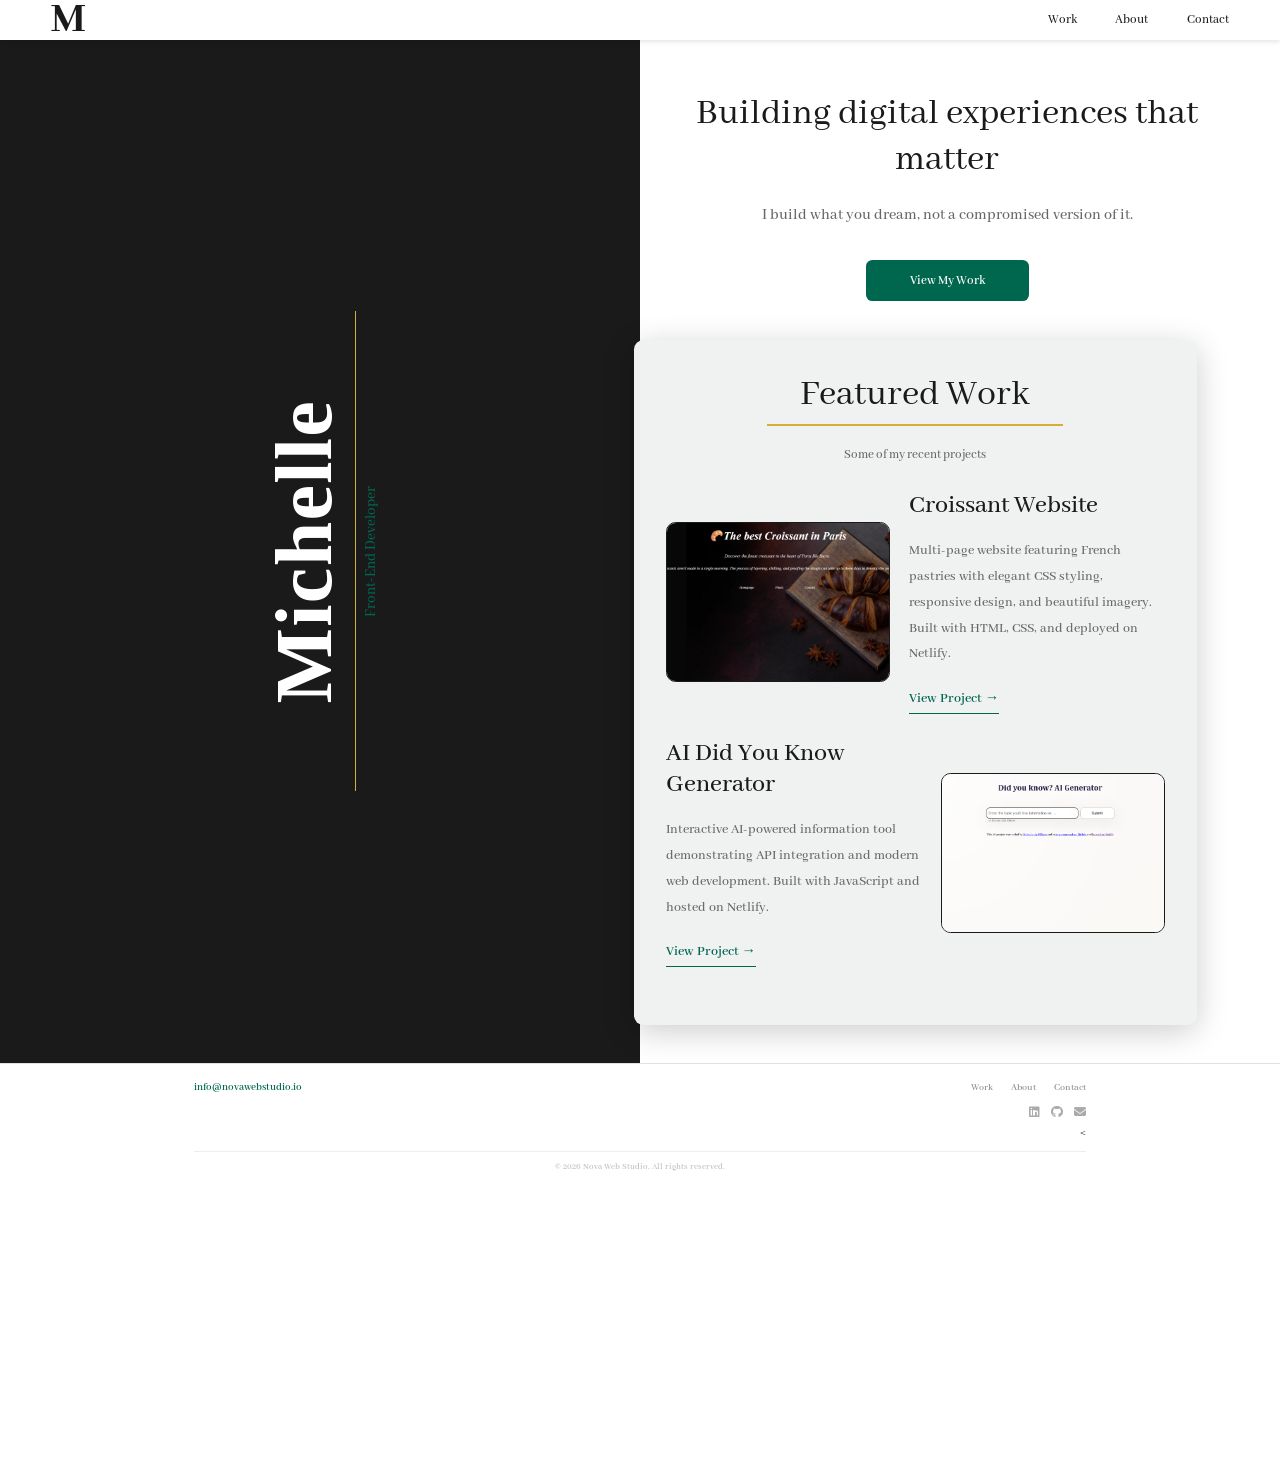
<file: index.html>
<!doctype html>
<html lang="en">
  <head>
    <meta charset="UTF-8" />
    <meta name="viewport" content="width=device-width, initial-scale=1.0" />

    <!-- PRIMARY META -->
    <title>Michelle de Villiers | Front-End Developer | Nova Web Studio</title>
    <meta
      name="title"
      content="Michelle de Villiers | Front-End Developer | Nova Web Studio"
    />
    <meta
      name="description"
      content="Michelle de Villiers is a certified front-end developer based in the Netherlands, specialising in HTML, CSS, JavaScript, React and Python. Available for web projects in NL and UK."
    />
    <meta
      name="keywords"
      content="front-end developer, web developer Netherlands, web developer UK, Michelle de Villiers, Nova Web Studio, HTML, CSS, JavaScript, React, Python, website design"
    />
    <meta name="author" content="Michelle de Villiers" />
    <meta name="robots" content="index, follow" />
    <meta name="language" content="English" />
    <link rel="canonical" href="https://novawebstudio.io/" />

    <!-- OPEN GRAPH -->
    <meta property="og:type" content="website" />
    <meta property="og:url" content="https://novawebstudio.io/" />
    <meta
      property="og:title"
      content="Michelle de Villiers | Front-End Developer | Nova Web Studio"
    />
    <meta
      property="og:description"
      content="Certified front-end developer based in the Netherlands. I build what you dream, not a compromised version of it."
    />
    <meta
      property="og:image"
      content="https://novawebstudio.io/images/profile.jpg"
    />
    <meta property="og:locale" content="en_GB" />
    <meta property="og:site_name" content="Nova Web Studio" />

    <!-- TWITTER CARD -->
    <meta name="twitter:card" content="summary_large_image" />
    <meta name="twitter:url" content="https://novawebstudio.io/" />
    <meta
      name="twitter:title"
      content="Michelle de Villiers | Front-End Developer | Nova Web Studio"
    />
    <meta
      name="twitter:description"
      content="Certified front-end developer based in the Netherlands. I build what you dream, not a compromised version of it."
    />
    <meta
      name="twitter:image"
      content="https://novawebstudio.io/images/profile.jpg"
    />

    <!-- THEME -->
    <meta name="theme-color" content="#1a1a1a" />

    <!-- STRUCTURED DATA -->
    <script type="application/ld+json">
      {
        "@context": "https://schema.org",
        "@type": "Person",
        "name": "Michelle de Villiers",
        "jobTitle": "Front-End Developer",
        "url": "https://novawebstudio.io",
        "email": "info@novawebstudio.io",
        "description": "Certified front-end developer based in the Netherlands, specialising in HTML, CSS, JavaScript, React and Python.",
        "address": {
          "@type": "PostalAddress",
          "addressLocality": "Oostvoorne",
          "addressCountry": "NL"
        },
        "sameAs": [
          "https://www.linkedin.com/in/michelle-de-villiers-696560128",
          "https://github.com/Michellex255"
        ]
      }
    </script>

    <link
      href="https://cdn.jsdelivr.net/npm/bootstrap@5.3.0/dist/css/bootstrap.min.css"
      rel="stylesheet"
    />
    <link
      rel="stylesheet"
      href="https://cdnjs.cloudflare.com/ajax/libs/font-awesome/6.4.0/css/all.min.css"
    />
    <link rel="preconnect" href="https://fonts.googleapis.com" />
    <link rel="preconnect" href="https://fonts.gstatic.com" crossorigin />
    <link
      href="https://fonts.googleapis.com/css2?family=Abhaya+Libre:wght@400;500;600;700;800&display=swap"
      rel="stylesheet"
    />
    <link rel="stylesheet" href="css/style.css" />
  </head>
  <body>
    <nav>
      <div class="nav-container">
        <a href="index.html" class="logo">M</a>
        <ul class="nav-menu">
          <li><a href="work.html">Work</a></li>
          <li><a href="about.html">About</a></li>
          <li><a href="contact.html">Contact</a></li>
        </ul>
      </div>
    </nav>
    <section class="hero">
      <div class="container-fluid">
        <div class="row">
          <div class="col-md-6 hero-left">
            <h1 class="vertical-text">Michelle</h1>
            <div class="gold-line"></div>
            <p class="subtitle">Front-End Developer</p>
          </div>
          <div class="col-md-6 hero-right">
            <h2>Building digital experiences that matter</h2>
            <p class="tagline">
              I build what you dream, not a compromised version of it.
            </p>
            <a href="work.html" class="btn-primary">View My Work</a>
            <div class="featured-work-card">
              <h2 class="section-title">Featured Work</h2>
              <p class="section-subtitle">Some of my recent projects</p>
              <div class="project-item">
                <div class="project-image">
                  <img
                    src="images/croissant-project.jpg"
                    alt="Croissant Website - Multi-page HTML CSS project"
                    style="width: 100%; height: 100%; object-fit: cover"
                  />
                </div>
                <div class="project-content">
                  <h3>Croissant Website</h3>
                  <p>
                    Multi-page website featuring French pastries with elegant
                    CSS styling, responsive design, and beautiful imagery. Built
                    with HTML, CSS, and deployed on Netlify.
                  </p>
                  <a
                    href="https://delightful-douhua-c61f9a.netlify.app/"
                    class="project-link"
                    target="_blank"
                    rel="noopener"
                    >View Project &rarr;</a
                  >
                </div>
              </div>
              <div class="project-item project-item-reverse">
                <div class="project-image">
                  <img
                    src="images/ai-generator-project.jpg"
                    alt="AI Did You Know Generator - JavaScript API project"
                    style="width: 100%; height: 100%; object-fit: cover"
                  />
                </div>
                <div class="project-content">
                  <h3>AI Did You Know Generator</h3>
                  <p>
                    Interactive AI-powered information tool demonstrating API
                    integration and modern web development. Built with
                    JavaScript and hosted on Netlify.
                  </p>
                  <a
                    href="https://ai-did-you-know-generator.netlify.app/"
                    class="project-link"
                    target="_blank"
                    rel="noopener"
                    >View Project &rarr;</a
                  >
                </div>
              </div>
            </div>
          </div>
        </div>
      </div>
    </section>
    <footer class="footer">
      <div class="container">
        <div class="row">
          <div class="col-md-6 footer-left">
            <a href="mailto:info@novawebstudio.io" class="footer-email"
              >info@novawebstudio.io</a
            >
          </div>
          <div class="col-md-6 footer-right">
            <div class="footer-links">
              <a href="work.html">Work</a>
              <a href="about.html">About</a>
              <a href="contact.html">Contact</a>
            </div>
            <div class="social-links">
              <a
                href="https://www.linkedin.com/in/michelle-de-villiers-696560128"
                target="_blank"
                rel="noopener"
                aria-label="LinkedIn"
                ><i class="fab fa-linkedin"></i
              ></a>
              <a
                href="https://github.com/Michellex255"
                target="_blank"
                rel="noopener"
                aria-label="GitHub"
                ><i class="fab fa-github"></i
              ></a>
              <a href="mailto:info@novawebstudio.io" aria-label="Email"
                ><i class="fas fa-envelope"></i
              ></a>
            </div>
            <
          </div>
        </div>
        <div class="footer-bottom">
          <p>&copy; 2026 Nova Web Studio. All rights reserved.</p>
        </div>
      </div>
    </footer>
  </body>
</html>
</file>
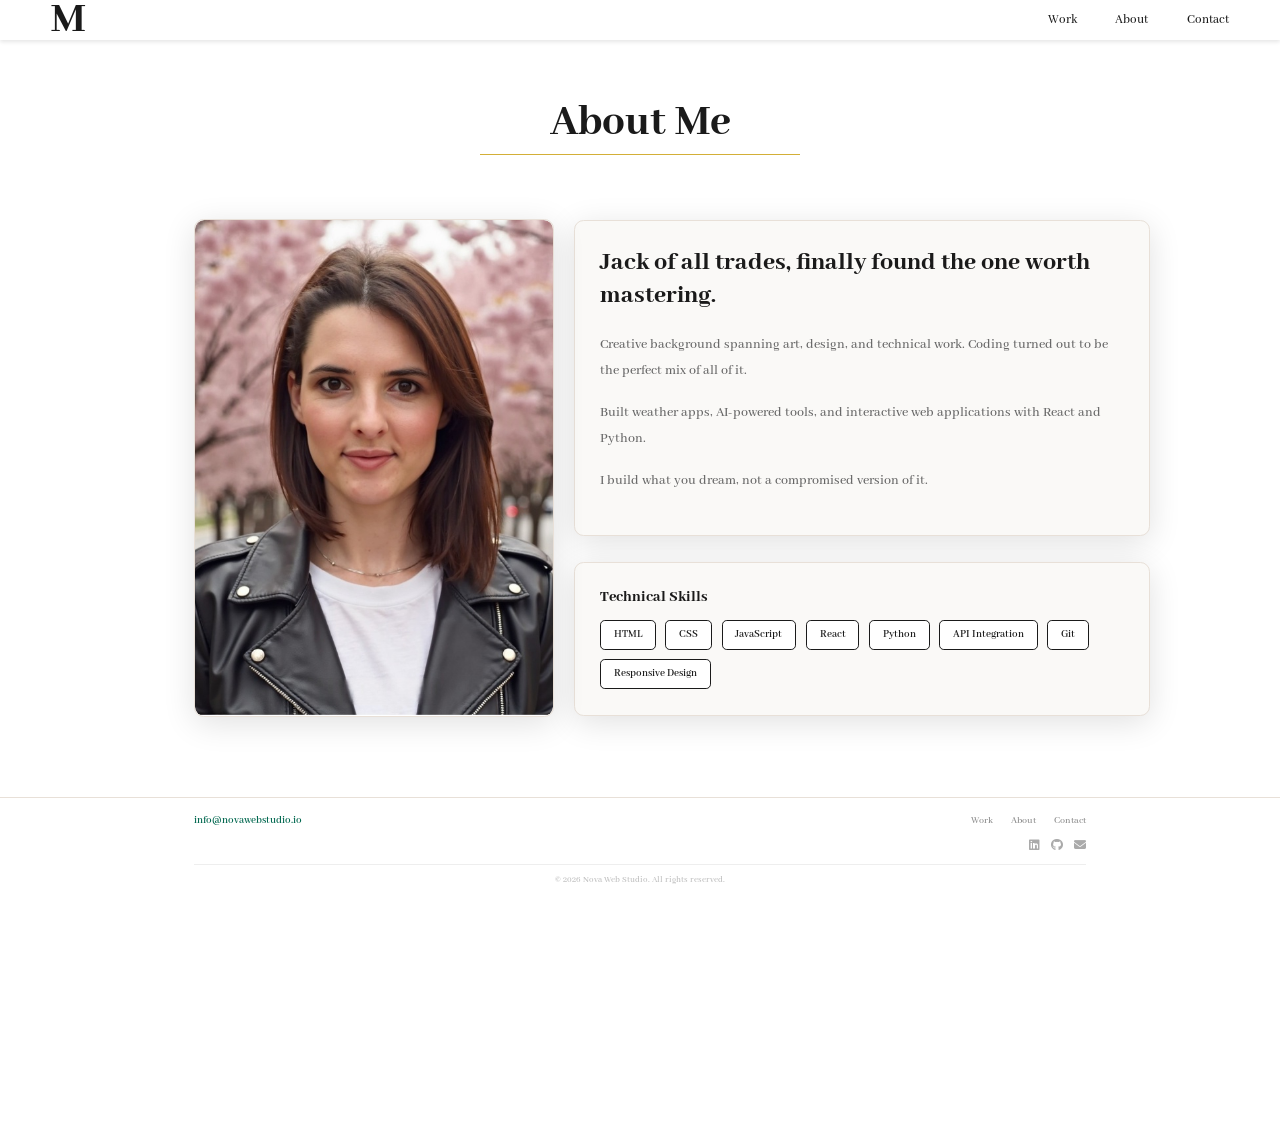
<file: about.html>
<!doctype html>
<html lang="en">
  <head>
    <meta charset="UTF-8" />
    <meta name="viewport" content="width=device-width, initial-scale=1.0" />

    <!-- PRIMARY META -->
    <title>
      About Michelle de Villiers | Front-End Developer | Nova Web Studio
    </title>
    <meta
      name="title"
      content="About Michelle de Villiers | Front-End Developer | Nova Web Studio"
    />
    <meta
      name="description"
      content="Learn about Michelle de Villiers — a certified front-end developer with a creative background in art, design and technical work. Based in the Netherlands, serving NL and UK."
    />
    <meta
      name="keywords"
      content="about Michelle de Villiers, front-end developer Netherlands, SheCodes certified, React developer, Python developer, Nova Web Studio"
    />
    <meta name="author" content="Michelle de Villiers" />
    <meta name="robots" content="index, follow" />
    <link rel="canonical" href="https://novawebstudio.io/about.html" />

    <!-- OPEN GRAPH -->
    <meta property="og:type" content="website" />
    <meta property="og:url" content="https://novawebstudio.io/about.html" />
    <meta
      property="og:title"
      content="About Michelle de Villiers | Front-End Developer"
    />
    <meta
      property="og:description"
      content="Certified front-end developer with a creative background. I build what you dream, not a compromised version of it."
    />
    <meta
      property="og:image"
      content="https://novawebstudio.io/images/profile.jpg"
    />
    <meta property="og:site_name" content="Nova Web Studio" />

    <!-- TWITTER CARD -->
    <meta name="twitter:card" content="summary_large_image" />
    <meta
      name="twitter:title"
      content="About Michelle de Villiers | Front-End Developer"
    />
    <meta
      name="twitter:description"
      content="Certified front-end developer with a creative background. Based in the Netherlands."
    />
    <meta
      name="twitter:image"
      content="https://novawebstudio.io/images/profile.jpg"
    />

    <meta name="theme-color" content="#1a1a1a" />

    <link
      href="https://cdn.jsdelivr.net/npm/bootstrap@5.3.0/dist/css/bootstrap.min.css"
      rel="stylesheet"
    />
    <link
      rel="stylesheet"
      href="https://cdnjs.cloudflare.com/ajax/libs/font-awesome/6.4.0/css/all.min.css"
    />
    <link rel="preconnect" href="https://fonts.googleapis.com" />
    <link rel="preconnect" href="https://fonts.gstatic.com" crossorigin />
    <link
      href="https://fonts.googleapis.com/css2?family=Abhaya+Libre:wght@400;500;600;700;800&display=swap"
      rel="stylesheet"
    />
    <link rel="stylesheet" href="css/style.css" />
  </head>
  <body>
    <nav>
      <div class="nav-container">
        <a href="index.html" class="logo">M</a>
        <ul class="nav-menu">
          <li><a href="work.html">Work</a></li>
          <li><a href="about.html">About</a></li>
          <li><a href="contact.html">Contact</a></li>
        </ul>
      </div>
    </nav>
    <section class="about-hero">
      <div class="container">
        <h1 class="page-title">About Me</h1>
        <div class="title-accent-line"></div>
        <div class="row align-items-center">
          <div class="col-md-5">
            <div class="profile-photo">
              <img
                src="images/profile.jpg"
                alt="Michelle de Villiers - Front-End Developer based in the Netherlands"
              />
            </div>
          </div>
          <div class="col-md-7">
            <div class="about-content">
              <div class="about-card">
                <h2 class="about-headline">
                  Jack of all trades, finally found the one worth mastering.
                </h2>
                <p>
                  Creative background spanning art, design, and technical work.
                  Coding turned out to be the perfect mix of all of it.
                </p>
                <p>
                  Built weather apps, AI-powered tools, and interactive web
                  applications with React and Python.
                </p>
                <p>I build what you dream, not a compromised version of it.</p>
              </div>
              <div class="skills-block">
                <h3 class="skills-title">Technical Skills</h3>
                <div class="skills-grid">
                  <span class="skill-tag">HTML</span>
                  <span class="skill-tag">CSS</span>
                  <span class="skill-tag">JavaScript</span>
                  <span class="skill-tag">React</span>
                  <span class="skill-tag">Python</span>
                  <span class="skill-tag">API Integration</span>
                  <span class="skill-tag">Git</span>
                  <span class="skill-tag">Responsive Design</span>
                </div>
              </div>
            </div>
          </div>
        </div>
      </div>
    </section>
    <footer class="footer">
      <div class="container">
        <div class="row">
          <div class="col-md-6 footer-left">
            <a href="mailto:info@novawebstudio.io" class="footer-email"
              >info@novawebstudio.io</a
            >
          </div>
          <div class="col-md-6 footer-right">
            <div class="footer-links">
              <a href="work.html">Work</a>
              <a href="about.html">About</a>
              <a href="contact.html">Contact</a>
            </div>
            <div class="social-links">
              <a
                href="https://www.linkedin.com/in/michelle-de-villiers-696560128"
                target="_blank"
                rel="noopener"
                aria-label="LinkedIn"
                ><i class="fab fa-linkedin"></i
              ></a>
              <a
                href="https://github.com/Michellex255"
                target="_blank"
                rel="noopener"
                aria-label="GitHub"
                ><i class="fab fa-github"></i
              ></a>
              <a href="mailto:info@novawebstudio.io" aria-label="Email"
                ><i class="fas fa-envelope"></i
              ></a>
            </div>
          </div>
        </div>
        <div class="footer-bottom">
          <p>&copy; 2026 Nova Web Studio. All rights reserved.</p>
        </div>
      </div>
    </footer>
  </body>
</html>
</file>
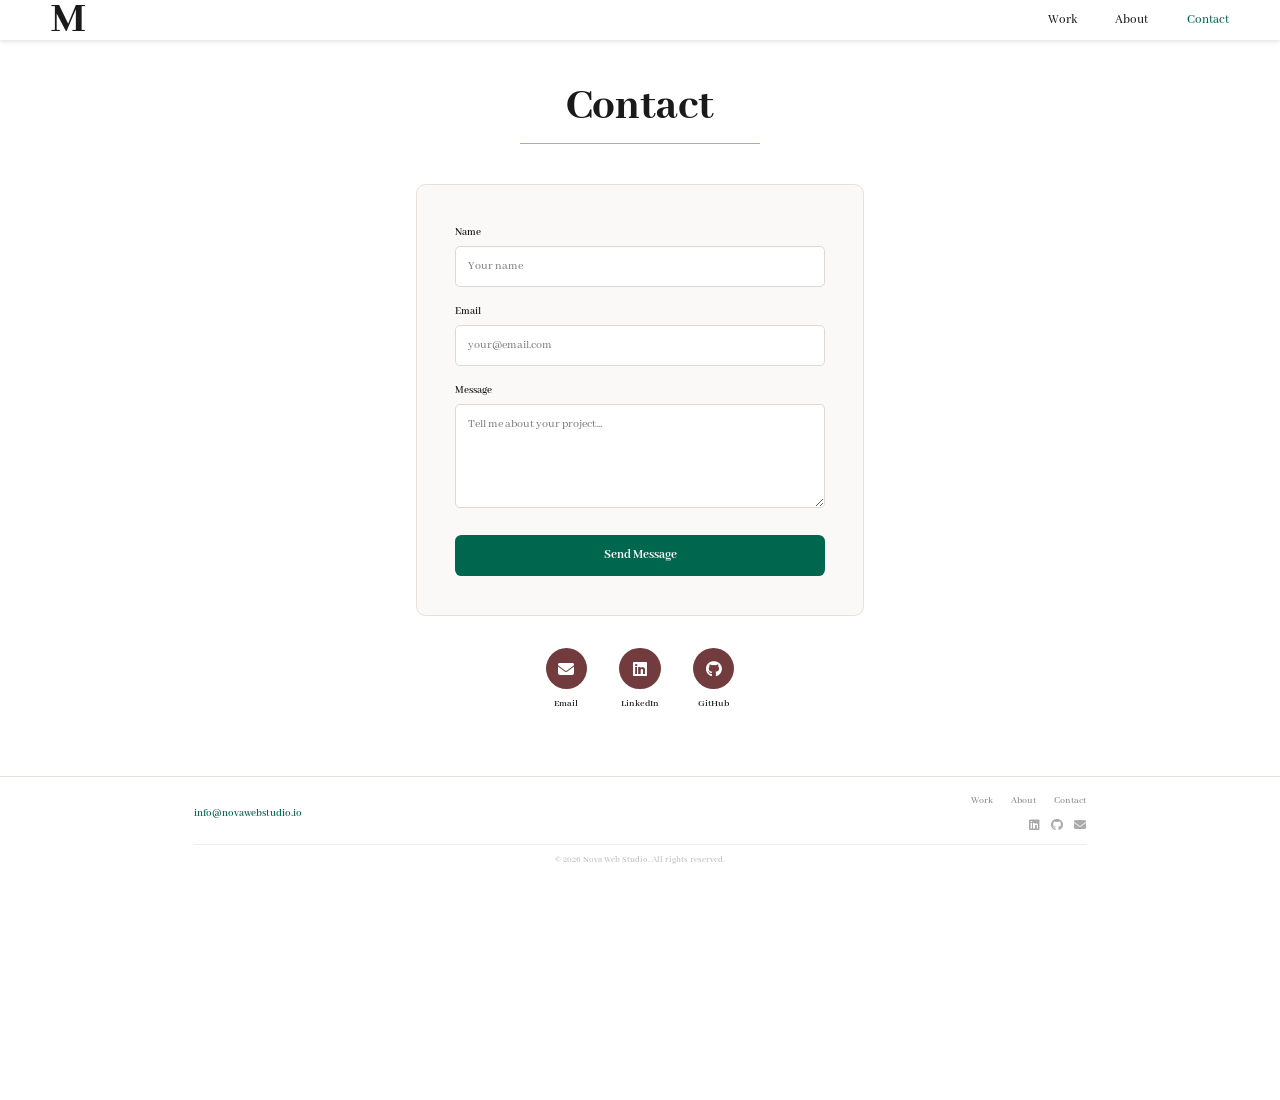
<file: contact.html>
<!doctype html>
<html lang="en">
  <head>
    <meta charset="UTF-8" />
    <meta name="viewport" content="width=device-width, initial-scale=1.0" />

    <!-- PRIMARY META -->
    <title>Contact Michelle de Villiers | Nova Web Studio</title>
    <meta
      name="title"
      content="Contact Michelle de Villiers | Nova Web Studio"
    />
    <meta
      name="description"
      content="Get in touch with Michelle de Villiers at Nova Web Studio. Available for web development projects in the Netherlands and UK. Email info@novawebstudio.io"
    />
    <meta
      name="keywords"
      content="contact web developer Netherlands, hire front-end developer, Nova Web Studio contact, Michelle de Villiers contact"
    />
    <meta name="author" content="Michelle de Villiers" />
    <meta name="robots" content="index, follow" />
    <link rel="canonical" href="https://novawebstudio.io/contact.html" />

    <!-- OPEN GRAPH -->
    <meta property="og:type" content="website" />
    <meta property="og:url" content="https://novawebstudio.io/contact.html" />
    <meta
      property="og:title"
      content="Contact Michelle de Villiers | Nova Web Studio"
    />
    <meta
      property="og:description"
      content="Available for web development projects in the Netherlands and UK. Let's build something together."
    />
    <meta
      property="og:image"
      content="https://novawebstudio.io/images/profile.jpg"
    />
    <meta property="og:site_name" content="Nova Web Studio" />

    <!-- TWITTER CARD -->
    <meta name="twitter:card" content="summary_large_image" />
    <meta
      name="twitter:title"
      content="Contact Michelle de Villiers | Nova Web Studio"
    />
    <meta
      name="twitter:description"
      content="Available for web development projects in the Netherlands and UK."
    />
    <meta
      name="twitter:image"
      content="https://novawebstudio.io/images/profile.jpg"
    />

    <meta name="theme-color" content="#1a1a1a" />

    <link
      href="https://cdn.jsdelivr.net/npm/bootstrap@5.3.0/dist/css/bootstrap.min.css"
      rel="stylesheet"
    />
    <link
      rel="stylesheet"
      href="https://cdnjs.cloudflare.com/ajax/libs/font-awesome/6.4.0/css/all.min.css"
    />
    <link rel="preconnect" href="https://fonts.googleapis.com" />
    <link rel="preconnect" href="https://fonts.gstatic.com" crossorigin />
    <link
      href="https://fonts.googleapis.com/css2?family=Abhaya+Libre:wght@400;500;600;700;800&display=swap"
      rel="stylesheet"
    />
    <link rel="stylesheet" href="css/style.css" />
    <style>
      .contact-page {
        padding: 100px 0 80px;
        min-height: 100vh;
        background: var(--white);
        display: flex;
        flex-direction: column;
        align-items: center;
      }
      .contact-page .page-title {
        font-size: 56px;
        font-weight: 800;
        text-align: center;
        color: var(--black);
        margin-bottom: 0;
      }
      .contact-title-line {
        width: 300px;
        height: 1px;
        background: var(--gold);
        margin: 12px auto 50px;
      }
      .contact-form-wrap {
        background: #faf9f7;
        border-radius: 12px;
        border: 1px solid #e8e0d8;
        padding: 48px;
        width: 100%;
        max-width: 560px;
        margin: 0 auto;
      }
      .form-group {
        margin-bottom: 20px;
      }
      .form-group label {
        display: block;
        font-size: 14px;
        font-weight: 600;
        color: var(--black);
        margin-bottom: 6px;
        font-family: "Abhaya Libre", Georgia, serif;
      }
      .form-group input,
      .form-group textarea {
        width: 100%;
        padding: 12px 14px;
        border: 1.5px solid #e0d8d0;
        border-radius: 6px;
        font-family: "Abhaya Libre", Georgia, serif;
        font-size: 15px;
        color: var(--black);
        background: var(--white);
        outline: none;
        transition: border-color 0.2s;
      }
      .form-group input:focus,
      .form-group textarea:focus {
        border-color: var(--emerald);
      }
      .form-group textarea {
        resize: vertical;
        min-height: 130px;
      }
      .btn-send {
        background: var(--emerald);
        color: var(--white);
        border: none;
        padding: 13px 40px;
        border-radius: 8px;
        font-family: "Abhaya Libre", Georgia, serif;
        font-size: 16px;
        font-weight: 700;
        cursor: pointer;
        transition: background 0.3s;
        width: 100%;
        margin-top: 4px;
      }
      .btn-send:hover {
        background: var(--burgundy);
      }
      .contact-icons {
        display: flex;
        justify-content: center;
        gap: 40px;
        margin-top: 40px;
      }
      .contact-icon-item {
        display: flex;
        flex-direction: column;
        align-items: center;
        gap: 8px;
        text-decoration: none;
        color: var(--black);
        transition: color 0.2s;
      }
      .contact-icon-item:hover {
        color: var(--emerald);
      }
      .contact-icon-circle {
        width: 52px;
        height: 52px;
        background: var(--burgundy);
        border-radius: 50%;
        display: flex;
        align-items: center;
        justify-content: center;
        color: white;
        font-size: 20px;
        transition: background 0.2s;
      }
      .contact-icon-item:hover .contact-icon-circle {
        background: var(--emerald);
      }
      .contact-icon-label {
        font-size: 13px;
        font-weight: 600;
        color: var(--black);
      }
      .form-success {
        display: none;
        text-align: center;
        padding: 40px 0;
      }
      .form-success span {
        font-size: 48px;
        display: block;
        margin-bottom: 16px;
      }
      .form-success h3 {
        font-size: 28px;
        font-weight: 800;
        color: var(--black);
      }
      .form-success p {
        color: #666;
        margin-top: 8px;
      }
    </style>
  </head>
  <body>
    <nav>
      <div class="nav-container">
        <a href="index.html" class="logo">M</a>
        <ul class="nav-menu">
          <li><a href="work.html">Work</a></li>
          <li><a href="about.html">About</a></li>
          <li>
            <a href="contact.html" style="color: var(--emerald)">Contact</a>
          </li>
        </ul>
      </div>
    </nav>
    <section class="contact-page">
      <h1 class="page-title">Contact</h1>
      <div class="contact-title-line"></div>
      <div class="contact-form-wrap">
        <form
          id="contactForm"
          action="https://formspree.io/f/meepzrzg"
          method="POST"
        >
          <div class="form-group">
            <label for="name">Name</label>
            <input
              type="text"
              id="name"
              name="name"
              placeholder="Your name"
              required
            />
          </div>
          <div class="form-group">
            <label for="email">Email</label>
            <input
              type="email"
              id="email"
              name="email"
              placeholder="your@email.com"
              required
            />
          </div>
          <div class="form-group">
            <label for="message">Message</label>
            <textarea
              id="message"
              name="message"
              placeholder="Tell me about your project..."
              required
            ></textarea>
          </div>
          <button type="submit" class="btn-send">Send Message</button>
        </form>
        <div class="form-success" id="formSuccess">
          <span>✉️</span>
          <h3>Message sent!</h3>
          <p>I'll get back to you within 24 hours.</p>
        </div>
      </div>
      <div class="contact-icons">
        <a href="mailto:info@novawebstudio.io" class="contact-icon-item">
          <div class="contact-icon-circle"><i class="fas fa-envelope"></i></div>
          <span class="contact-icon-label">Email</span>
        </a>
        <a
          href="https://www.linkedin.com/in/michelle-de-villiers-696560128"
          target="_blank"
          rel="noopener"
          class="contact-icon-item"
        >
          <div class="contact-icon-circle"><i class="fab fa-linkedin"></i></div>
          <span class="contact-icon-label">LinkedIn</span>
        </a>
        <a
          href="https://github.com/Michellex255"
          target="_blank"
          rel="noopener"
          class="contact-icon-item"
        >
          <div class="contact-icon-circle"><i class="fab fa-github"></i></div>
          <span class="contact-icon-label">GitHub</span>
        </a>
      </div>
    </section>
    <footer class="footer">
      <div class="container">
        <div class="row align-items-center">
          <div class="col-md-6 footer-left">
            <a href="mailto:info@novawebstudio.io" class="footer-email"
              >info@novawebstudio.io</a
            >
          </div>
          <div class="col-md-6 footer-right">
            <div class="footer-links">
              <a href="work.html">Work</a>
              <a href="about.html">About</a>
              <a href="contact.html">Contact</a>
            </div>
            <div class="social-links">
              <a
                href="https://www.linkedin.com/in/michelle-de-villiers-696560128"
                target="_blank"
                rel="noopener"
                aria-label="LinkedIn"
                ><i class="fab fa-linkedin"></i
              ></a>
              <a
                href="https://github.com/Michellex255"
                target="_blank"
                rel="noopener"
                aria-label="GitHub"
                ><i class="fab fa-github"></i
              ></a>
              <a href="mailto:info@novawebstudio.io" aria-label="Email"
                ><i class="fas fa-envelope"></i
              ></a>
            </div>
          </div>
        </div>
        <div class="footer-bottom">
          <p>&copy; 2026 Nova Web Studio. All rights reserved.</p>
        </div>
      </div>
    </footer>
    <script>
      const form = document.getElementById("contactForm");
      const success = document.getElementById("formSuccess");
      form.addEventListener("submit", async function (e) {
        e.preventDefault();
        const data = new FormData(form);
        const response = await fetch(form.action, {
          method: "POST",
          body: data,
          headers: { Accept: "application/json" },
        });
        if (response.ok) {
          form.style.display = "none";
          success.style.display = "block";
        }
      });
    </script>
  </body>
</html>
</file>
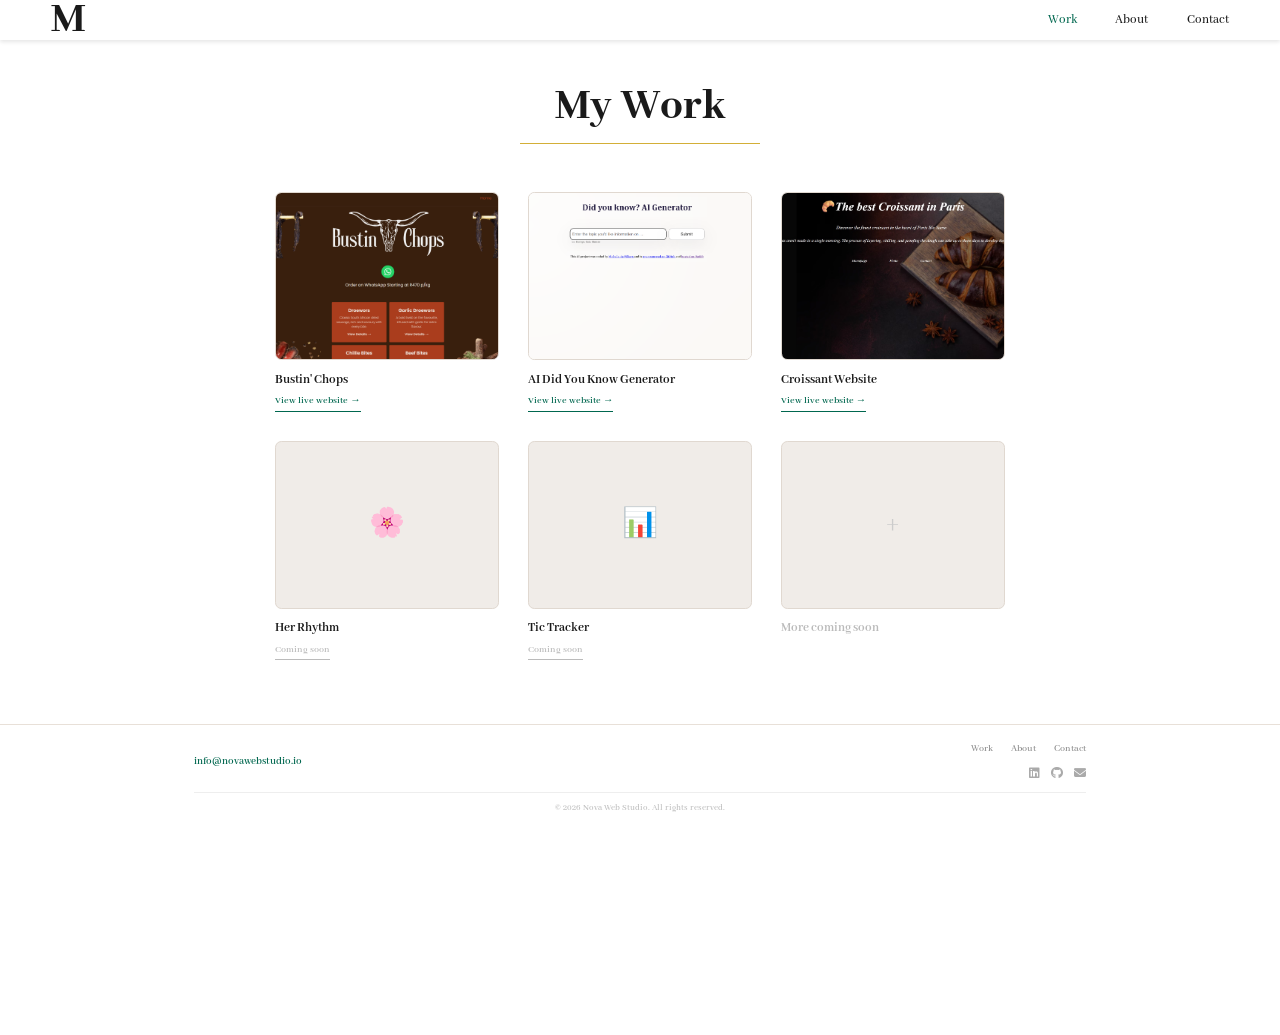
<file: work.html>
<!doctype html>
<html lang="en">
  <head>
    <meta charset="UTF-8" />
    <meta name="viewport" content="width=device-width, initial-scale=1.0" />

    <!-- PRIMARY META -->
    <title>My Work | Michelle de Villiers | Nova Web Studio</title>
    <meta
      name="title"
      content="My Work | Michelle de Villiers | Nova Web Studio"
    />
    <meta
      name="description"
      content="Portfolio of web development projects by Michelle de Villiers — including Bustin Chops e-commerce site, AI Did You Know Generator, Croissant Website, and more."
    />
    <meta
      name="keywords"
      content="web development portfolio, front-end projects, HTML CSS JavaScript projects, React projects, Nova Web Studio portfolio, Michelle de Villiers work"
    />
    <meta name="author" content="Michelle de Villiers" />
    <meta name="robots" content="index, follow" />
    <link rel="canonical" href="https://novawebstudio.io/work.html" />

    <!-- OPEN GRAPH -->
    <meta property="og:type" content="website" />
    <meta property="og:url" content="https://novawebstudio.io/work.html" />
    <meta
      property="og:title"
      content="My Work | Michelle de Villiers | Nova Web Studio"
    />
    <meta
      property="og:description"
      content="Web development projects including e-commerce, AI tools and responsive websites."
    />
    <meta
      property="og:image"
      content="https://novawebstudio.io/images/bustin-chops.jpg"
    />
    <meta property="og:site_name" content="Nova Web Studio" />

    <!-- TWITTER CARD -->
    <meta name="twitter:card" content="summary_large_image" />
    <meta
      name="twitter:title"
      content="My Work | Michelle de Villiers | Nova Web Studio"
    />
    <meta
      name="twitter:description"
      content="Web development projects including e-commerce, AI tools and responsive websites."
    />
    <meta
      name="twitter:image"
      content="https://novawebstudio.io/images/bustin-chops.jpg"
    />

    <meta name="theme-color" content="#1a1a1a" />

    <link
      href="https://cdn.jsdelivr.net/npm/bootstrap@5.3.0/dist/css/bootstrap.min.css"
      rel="stylesheet"
    />
    <link
      rel="stylesheet"
      href="https://cdnjs.cloudflare.com/ajax/libs/font-awesome/6.4.0/css/all.min.css"
    />
    <link rel="preconnect" href="https://fonts.googleapis.com" />
    <link rel="preconnect" href="https://fonts.gstatic.com" crossorigin />
    <link
      href="https://fonts.googleapis.com/css2?family=Abhaya+Libre:wght@400;500;600;700;800&display=swap"
      rel="stylesheet"
    />
    <link rel="stylesheet" href="css/style.css" />
    <style>
      .work-page {
        padding: 100px 0 80px;
        min-height: 100vh;
        background: var(--white);
      }
      .work-page .page-title {
        font-size: 56px;
        font-weight: 800;
        text-align: center;
        color: var(--black);
        margin-bottom: 0;
      }
      .work-title-line {
        width: 300px;
        height: 1px;
        background: var(--gold);
        margin: 12px auto 60px;
      }
      .projects-grid {
        display: grid;
        grid-template-columns: repeat(3, 1fr);
        gap: 36px;
        max-width: 960px;
        margin: 0 auto;
        padding: 0 24px;
      }
      .project-card {
        display: flex;
        flex-direction: column;
        align-items: flex-start;
      }
      .project-thumb {
        width: 100%;
        aspect-ratio: 4/3;
        border-radius: 8px;
        overflow: hidden;
        background: #e8e4df;
        margin-bottom: 12px;
        border: 1px solid #e0d8d0;
      }
      .project-thumb img {
        width: 100%;
        height: 100%;
        object-fit: cover;
        transition: transform 0.4s ease;
        display: block;
      }
      .project-card:hover .project-thumb img {
        transform: scale(1.04);
      }
      .project-thumb.coming {
        background: #f0ece8;
        display: flex;
        align-items: center;
        justify-content: center;
        font-size: 36px;
      }
      .project-card-title {
        font-size: 16px;
        font-weight: 700;
        color: var(--black);
        margin-bottom: 4px;
      }
      .project-card-link {
        font-size: 13px;
        color: var(--emerald);
        text-decoration: none;
        font-weight: 600;
        border-bottom: 1px solid var(--emerald);
        padding-bottom: 1px;
        transition: all 0.2s;
      }
      .project-card-link:hover {
        color: var(--burgundy);
        border-color: var(--burgundy);
      }
      .project-card-link.disabled {
        color: #bbb;
        border-color: #bbb;
        pointer-events: none;
        cursor: default;
      }
      @media (max-width: 768px) {
        .projects-grid {
          grid-template-columns: repeat(2, 1fr);
        }
      }
      @media (max-width: 480px) {
        .projects-grid {
          grid-template-columns: 1fr;
        }
      }
    </style>
  </head>
  <body>
    <nav>
      <div class="nav-container">
        <a href="index.html" class="logo">M</a>
        <ul class="nav-menu">
          <li><a href="work.html" style="color: var(--emerald)">Work</a></li>
          <li><a href="about.html">About</a></li>
          <li><a href="contact.html">Contact</a></li>
        </ul>
      </div>
    </nav>
    <section class="work-page">
      <h1 class="page-title">My Work</h1>
      <div class="work-title-line"></div>
      <div class="projects-grid">
        <div class="project-card">
          <div class="project-thumb">
            <img
              src="images/bustin-chops.jpg"
              alt="Bustin Chops - South African biltong e-commerce website"
            />
          </div>
          <div class="project-card-title">Bustin' Chops</div>
          <a
            href="https://bustinchops.netlify.app"
            target="_blank"
            rel="noopener"
            class="project-card-link"
            >View live website →</a
          >
        </div>
        <div class="project-card">
          <div class="project-thumb">
            <img
              src="images/ai-generator-project.jpg"
              alt="AI Did You Know Generator - JavaScript API integration project"
            />
          </div>
          <div class="project-card-title">AI Did You Know Generator</div>
          <a
            href="https://ai-did-you-know-generator.netlify.app"
            target="_blank"
            rel="noopener"
            class="project-card-link"
            >View live website →</a
          >
        </div>
        <div class="project-card">
          <div class="project-thumb">
            <img
              src="images/croissant-project.jpg"
              alt="Croissant Website - Multi-page HTML CSS website"
            />
          </div>
          <div class="project-card-title">Croissant Website</div>
          <a
            href="https://delightful-douhua-c61f9a.netlify.app/"
            target="_blank"
            rel="noopener"
            class="project-card-link"
            >View live website →</a
          >
        </div>
        <div class="project-card">
          <div class="project-thumb coming">🌸</div>
          <div class="project-card-title">Her Rhythm</div>
          <span class="project-card-link disabled">Coming soon</span>
        </div>
        <div class="project-card">
          <div class="project-thumb coming">📊</div>
          <div class="project-card-title">Tic Tracker</div>
          <span class="project-card-link disabled">Coming soon</span>
        </div>
        <div class="project-card">
          <div class="project-thumb coming" style="color: #ccc">+</div>
          <div class="project-card-title" style="color: #bbb">
            More coming soon
          </div>
        </div>
      </div>
    </section>
    <footer class="footer">
      <div class="container">
        <div class="row align-items-center">
          <div class="col-md-6 footer-left">
            <a href="mailto:info@novawebstudio.io" class="footer-email"
              >info@novawebstudio.io</a
            >
          </div>
          <div class="col-md-6 footer-right">
            <div class="footer-links">
              <a href="work.html">Work</a>
              <a href="about.html">About</a>
              <a href="contact.html">Contact</a>
            </div>
            <div class="social-links">
              <a
                href="https://www.linkedin.com/in/michelle-de-villiers-696560128"
                target="_blank"
                rel="noopener"
                aria-label="LinkedIn"
                ><i class="fab fa-linkedin"></i
              ></a>
              <a
                href="https://github.com/Michellex255"
                target="_blank"
                rel="noopener"
                aria-label="GitHub"
                ><i class="fab fa-github"></i
              ></a>
              <a href="mailto:info@novawebstudio.io" aria-label="Email"
                ><i class="fas fa-envelope"></i
              ></a>
            </div>
          </div>
        </div>
        <div class="footer-bottom">
          <p>&copy; 2026 Nova Web Studio. All rights reserved.</p>
        </div>
      </div>
    </footer>
  </body>
</html>
</file>
<file: css/style.css>
:root {
  --black: #1a1a1a;
  --white: #ffffff;
  --emerald: #00674f;
  --gold: #d3af37;
  --burgundy: #723b3d;
  --beige: #d1c7bd;
  zoom: 0.8;
}

* {
  margin: 0;
  padding: 0;
  box-sizing: border-box;
}

body {
  font-family:
    Abhaya Libre,
    Georgia,
    serif;
  font-weight: 500;
  color: var(--black);
  line-height: 1.6;
}

.vertical-text {
  font-family:
    Abhaya Libre ExtraBold,
    Georgia,
    serif;
  font-weight: 400;
}

nav {
  background-color: var(--white);
  padding: 16px 32px;
  box-shadow: 0 2px 5px rgba(0, 0, 0, 0.1);
  width: 100%;
  position: fixed;
  top: 0;
  z-index: 1000;
  height: 50px;
  display: flex;
  align-items: center;
}

.nav-container {
  display: flex;
  justify-content: space-between;
  align-items: center;
  padding: 0 32px;
  width: 100%;
}

.logo {
  font-size: 55px;
  font-weight: 800;
  color: var(--black);
  text-decoration: none;
  line-height: 1;
  margin-left: 0px;
}

.nav-menu {
  display: flex;
  list-style: none;
  gap: 48px;
  position: relative;
  top: 8px;
  margin-right: 0;
}

.nav-menu a {
  color: var(--black);
  text-decoration: none;
  font-size: 16px;
  transition: color 0.3s;
}

.nav-menu a:hover {
  color: var(--emerald);
}

.hero-left,
.hero-right {
  min-height: 125vh;
  margin-bottom: 0;
  padding-bottom: 0;
}

.hero {
  margin-top: 0;
  padding-top: 50px;
  margin-bottom: 0;
  padding-bottom: 0;
}

.hero-left {
  background-color: var(--black);
  display: flex;
  flex-direction: row;
  justify-content: center;
  align-items: center;
  padding: 64px 32px;
  position: relative;
  gap: 4px;
}

.vertical-text {
  writing-mode: vertical-lr;
  font-size: 100px;
  color: var(--white);
  font-weight: 650;
  letter-spacing: 1.6px;
  margin: 0;
  transform: rotate(180deg);
}

.gold-line {
  width: 1px;
  height: 600px;
  background: var(--gold);
  margin: 24px 0;
  position: relative;
  overflow: visible;
}

.subtitle {
  writing-mode: vertical-lr;
  font-size: 19px;
  font-weight: 500;
  color: var(--emerald);
  margin: 0;
  transform: rotate(180deg);
}

.hero-right {
  background-color: white;
  display: flex;
  flex-direction: column;
  justify-content: flex-start;
  align-items: center;
  padding: 64px 96px 0 64px;
}

.hero-right h2 {
  font-size: 48px;
  font-weight: 400;
  color: var(--black);
  margin-bottom: 24px;
  line-height: 1.2;
  text-align: center;
}

.tagline {
  font-size: 20px;
  color: #666;
  margin-bottom: 40px;
  max-width: 600px;
}

.btn-primary {
  background-color: var(--emerald);
  color: var(--white);
  padding: 13px 55px;
  text-decoration: none;
  border-radius: 8px;
  font-size: 16px;
  font-weight: 600;
  transition: background-color 0.3s;
}

.btn-primary:hover {
  background-color: var(--burgundy);
}

.featured-work-card {
  background: #f0f2f2;
  border-radius: 12px;
  box-shadow: 0 8px 40px rgba(0, 0, 0, 0.2);
  padding: 40px;
  margin-top: 48px;
  margin-left: -80px;
  margin-bottom: 48px;
  position: relative;
  z-index: 10;
  width: 110%;
}

.featured-work-card .project-item {
  display: flex;
  flex-direction: row;
  align-items: center;
  gap: 24px;
  margin-bottom: 32px;
}

.featured-work-card .project-item-reverse {
  flex-direction: row-reverse;
}

.featured-work-card .project-image {
  flex-shrink: 0;
  width: 280px;
  height: 200px;
}

.featured-work-card .project-content {
  padding: 0;
  flex: 1;
}

.featured-work-card .section-title::after {
  content: "";
  display: block;
  width: 370px;
  height: 2px;
  background: var(--gold);
  margin: 8px auto 0;
}

.section-title {
  font-size: 32px;
  font-weight: 800;
  text-align: center;
  margin-bottom: 8px;
}

.section-subtitle {
  font-size: 16px;
  color: #666;
  text-align: center;
  margin-bottom: 32px;
}

.project-item {
  margin-bottom: 100px;
}

.project-image {
  width: 300px;
  height: 300px;
  background-color: #e0e0e0;
  border-radius: 12px;
  display: flex;
  align-items: center;
  justify-content: center;
  overflow: hidden;
  border: 1.5px solid var(--black);
}

.project-placeholder {
  font-size: 18px;
  color: #999;
  text-align: center;
}

.project-content {
  padding: 0 40px;
}

.project-content h3 {
  font-size: 32px;
  font-weight: 500px;
  color: var(--black);
  margin-bottom: 20px;
}

.project-content p {
  font-size: 18px;
  color: #666;
  line-height: 1.8;
  margin-bottom: 24px;
}

.project-link {
  display: inline-block;
  color: var(--emerald);
  font-size: 18px;
  font-weight: 600;
  text-decoration: none;
  border-bottom: 2px solid var(--emerald);
  padding-bottom: 4px;
  transition: all 0.3s;
}

.project-link:hover {
  color: var(--burgundy);
  border-bottom-color: var(--burgundy);
}

/* ── FOOTER — white, slim ── */
.footer {
  background: var(--white);
  border-top: 1px solid #e8e0d8;
  padding: 16px 0;
  margin-top: 0;
}

.footer .container {
  position: relative;
  z-index: 1;
}

.footer-email {
  display: inline-block;
  color: var(--emerald);
  font-size: 14px;
  font-weight: 600;
  text-decoration: none;
  transition: color 0.3s;
}

.footer-email:hover {
  color: var(--burgundy);
}

.footer-right {
  text-align: right;
}

.footer-links {
  margin-bottom: 8px;
}

.footer-links a {
  color: #888;
  text-decoration: none;
  font-size: 13px;
  margin-left: 20px;
  transition: color 0.3s;
}

.footer-right .footer-links a {
  color: #888;
}
.footer-right .social-links a {
  color: #aaa;
}

.footer-links a:hover {
  color: var(--emerald);
}

.social-links {
  display: flex;
  gap: 14px;
  justify-content: flex-end;
}

.social-links a {
  color: #aaa;
  font-size: 15px;
  transition: color 0.3s;
}

.social-links a:hover {
  color: var(--emerald);
}

.footer-bottom {
  text-align: center;
  padding-top: 10px;
  margin-top: 10px;
  border-top: 1px solid #eee;
}

.footer-bottom p {
  font-size: 11px;
  color: #bbb;
  margin: 0;
}

/* ── ABOUT ── */
.about-hero {
  padding: 120px 0 100px;
  min-height: 100vh;
}

.page-title {
  font-size: 56px;
  font-weight: 800;
  text-align: center;
  color: var(--black);
  margin-bottom: 80px;
}

.profile-photo {
  width: 100%;
  max-width: 100%;
  margin: 0 auto;
  position: relative;
  padding: 0;
  background: #faf9f7;
  border-radius: 12px;
  box-shadow: 0 8px 40px rgba(0, 0, 0, 0.12);
  overflow: hidden;
  border: 1px solid #e8e0d8;
}

.profile-photo img {
  width: 100%;
  height: 620px;
  object-fit: cover;
  border-radius: 12px;
  border: none;
  display: block;
}

.about-hero .row {
  align-items: flex-start;
}

.about-content {
  padding-left: 0;
  width: calc(100% + 80px);
}

.title-accent-line {
  width: 400px;
  height: 1px;
  background-color: var(--gold);
  margin: -75px auto 80px;
}

.about-headline {
  font-size: 32px;
  font-weight: 800;
  color: var(--black);
  margin-bottom: 24px;
  line-height: 1.3;
  text-align: left;
}

.about-content p {
  font-size: 18px;
  color: #666;
  line-height: 1.8;
  margin-bottom: 20px;
  padding-left: 0;
}

.cta-text {
  font-size: 20px;
  font-weight: 600;
  color: var(--emerald);
  margin-top: 32px;
}

.skills-block {
  background: #faf9f7;
  border-radius: 12px;
  padding: 32px;
  margin-top: 32px;
  border: 1px solid #e8e0d8;
  box-shadow: 0 8px 40px rgba(0, 0, 0, 0.12);
}

.skills-title {
  font-size: 20px;
  font-weight: 800;
  color: var(--black);
  margin-bottom: 16px;
}

.skills-grid {
  display: flex;
  flex-wrap: wrap;
  gap: 12px;
}

.skill-tag {
  background: var(--white);
  border: 1.5px solid var(--black);
  border-radius: 6px;
  padding: 6px 16px;
  font-size: 14px;
  font-weight: 600;
}

.about-card {
  background: #faf9f7;
  border-radius: 12px;
  padding: 32px;
  margin-bottom: 24px;
  border: 1px solid #e8e0d8;
  box-shadow: 0 8px 40px rgba(0, 0, 0, 0.12);
}

/* ══════════════════════════════════════
   MOBILE RESPONSIVE
══════════════════════════════════════ */
@media (max-width: 768px) {
  .nav-container {
    padding: 0 16px;
  }
  .logo {
    font-size: 36px;
  }
  .nav-menu {
    gap: 20px;
  }
  .nav-menu a {
    font-size: 14px;
  }

  .hero {
    padding-top: 50px;
  }
  .hero .row {
    flex-direction: column;
  }

  .hero-left {
    min-height: 40vh !important;
    padding: 32px 16px !important;
    flex-direction: row;
    justify-content: center;
    gap: 12px;
  }

  .vertical-text {
    font-size: 52px !important;
  }
  .gold-line {
    height: 200px !important;
  }
  .subtitle {
    font-size: 14px !important;
  }

  .hero-right {
    min-height: auto !important;
    padding: 32px 20px !important;
    align-items: flex-start;
  }

  .hero-right h2 {
    font-size: 28px !important;
    text-align: left;
  }

  .tagline {
    font-size: 16px !important;
  }

  .featured-work-card {
    width: 100% !important;
    margin-left: 0 !important;
    padding: 24px 16px !important;
  }

  .featured-work-card .project-item {
    flex-direction: column !important;
    gap: 16px;
  }

  .featured-work-card .project-item-reverse {
    flex-direction: column !important;
  }

  .featured-work-card .project-image {
    width: 100% !important;
    height: 200px !important;
  }

  .featured-work-card .section-title::after {
    width: 100% !important;
  }

  .about-hero {
    padding: 80px 0 60px;
  }
  .page-title {
    font-size: 36px !important;
  }
  .title-accent-line {
    width: 200px !important;
  }
  .about-content {
    width: 100% !important;
  }
  .about-headline {
    font-size: 22px !important;
  }
  .about-content p {
    font-size: 16px !important;
  }
  .profile-photo img {
    height: 300px !important;
  }

  .footer-left,
  .footer-right {
    text-align: center !important;
  }
  .social-links {
    justify-content: center !important;
  }
  .footer-links {
    text-align: center;
  }
  .footer-email {
    font-size: 13px !important;
  }
}
</file>
